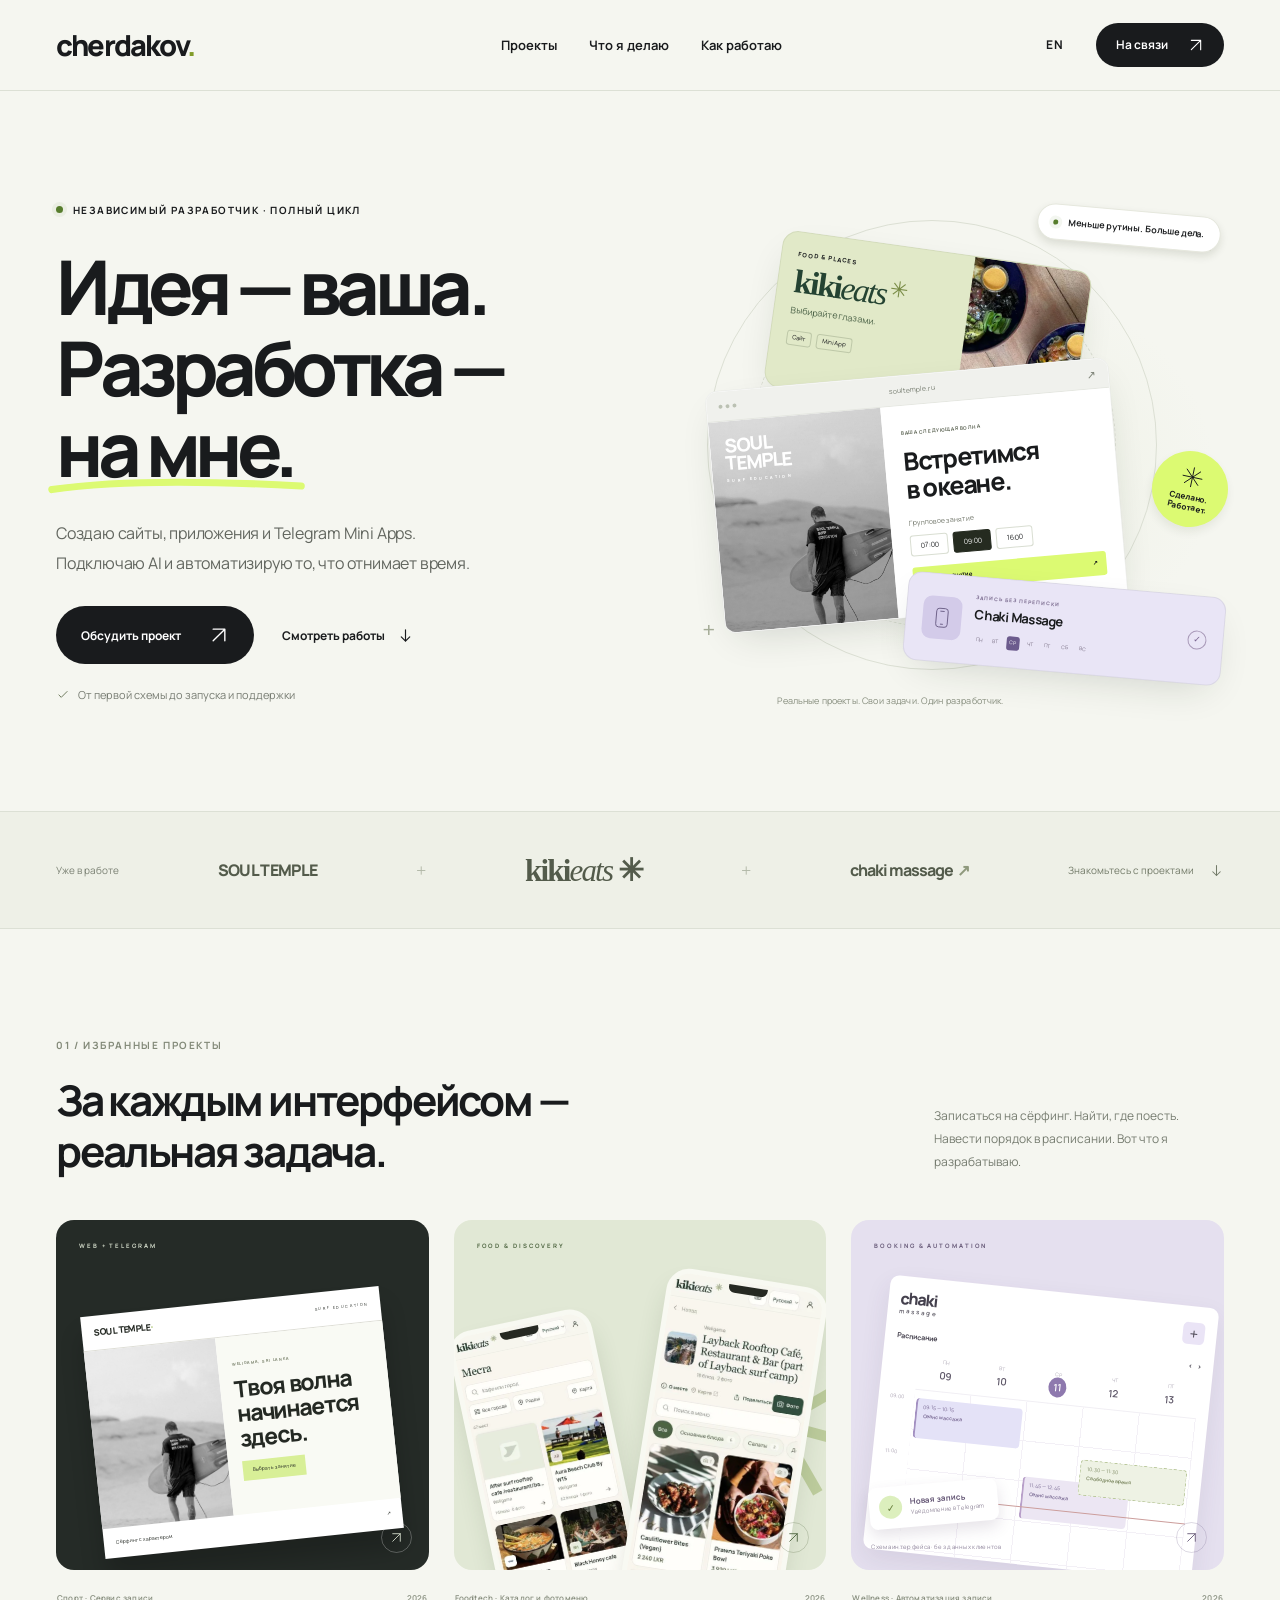
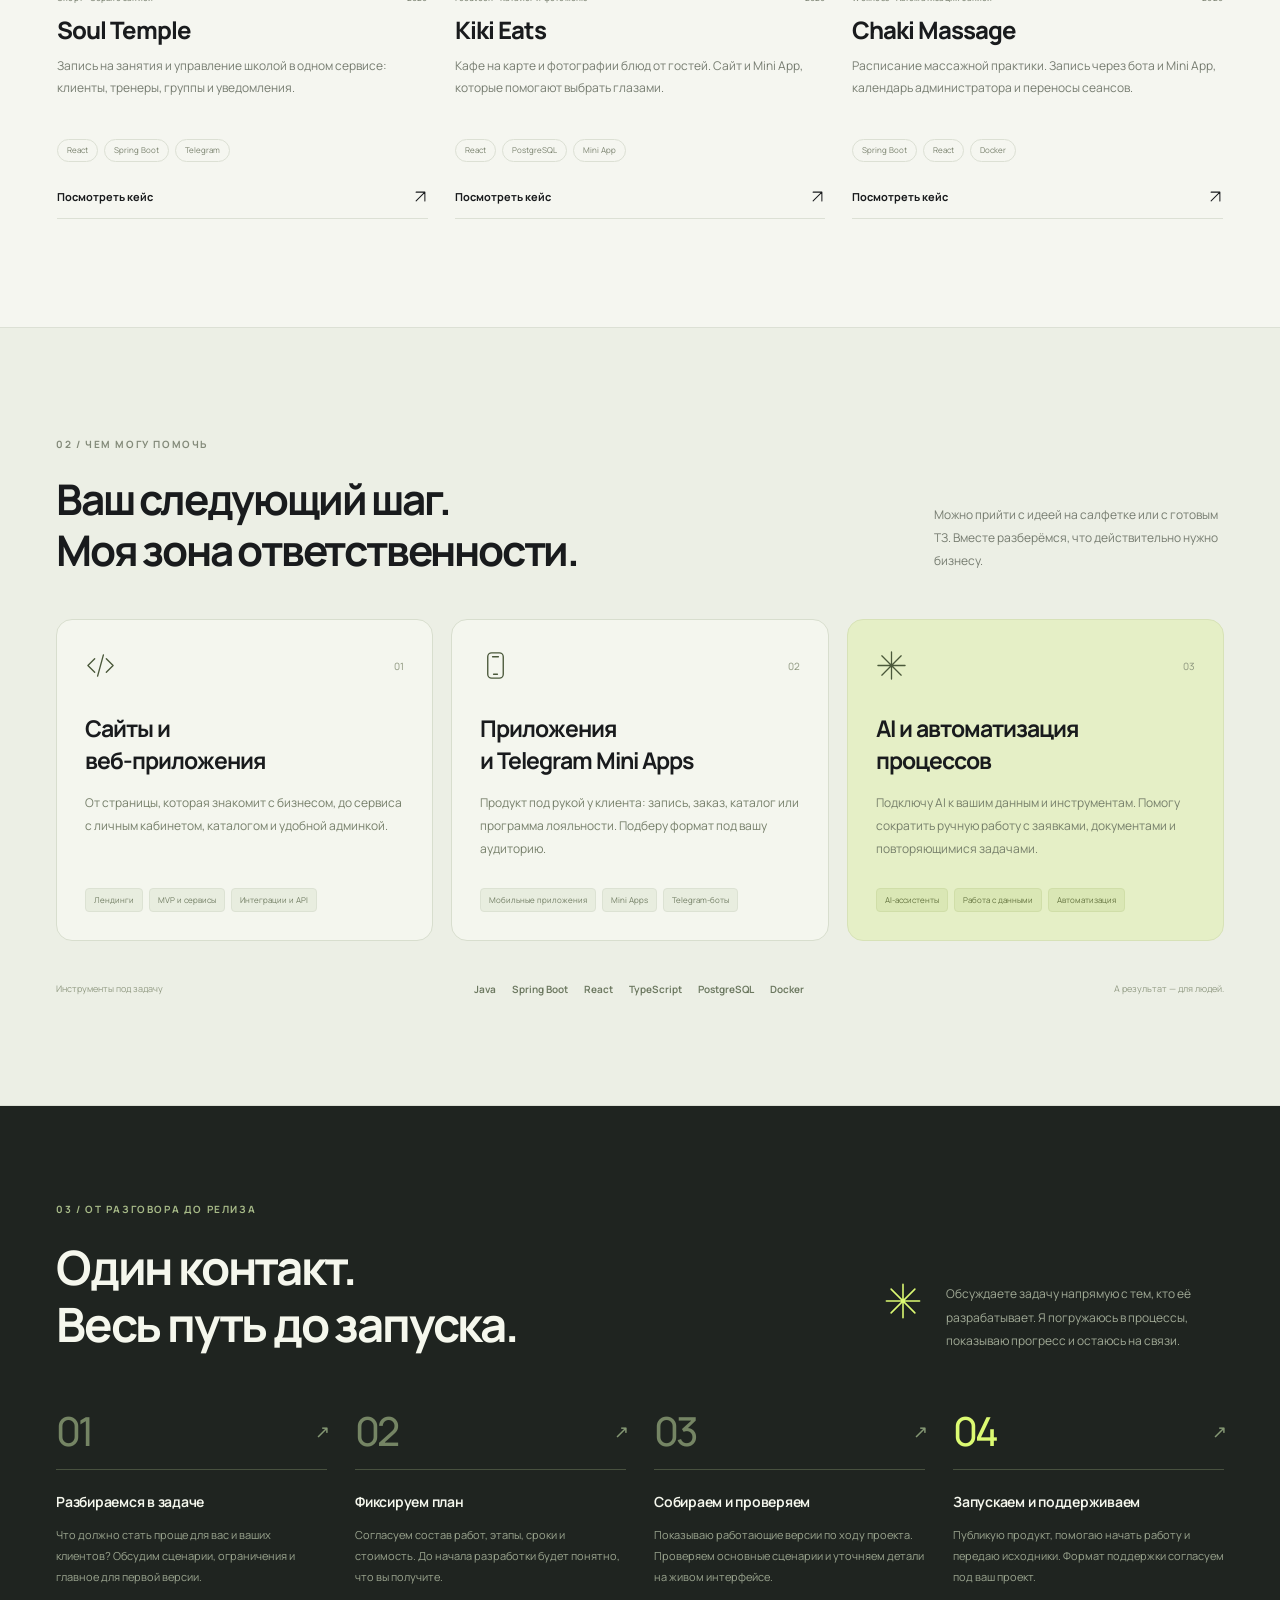
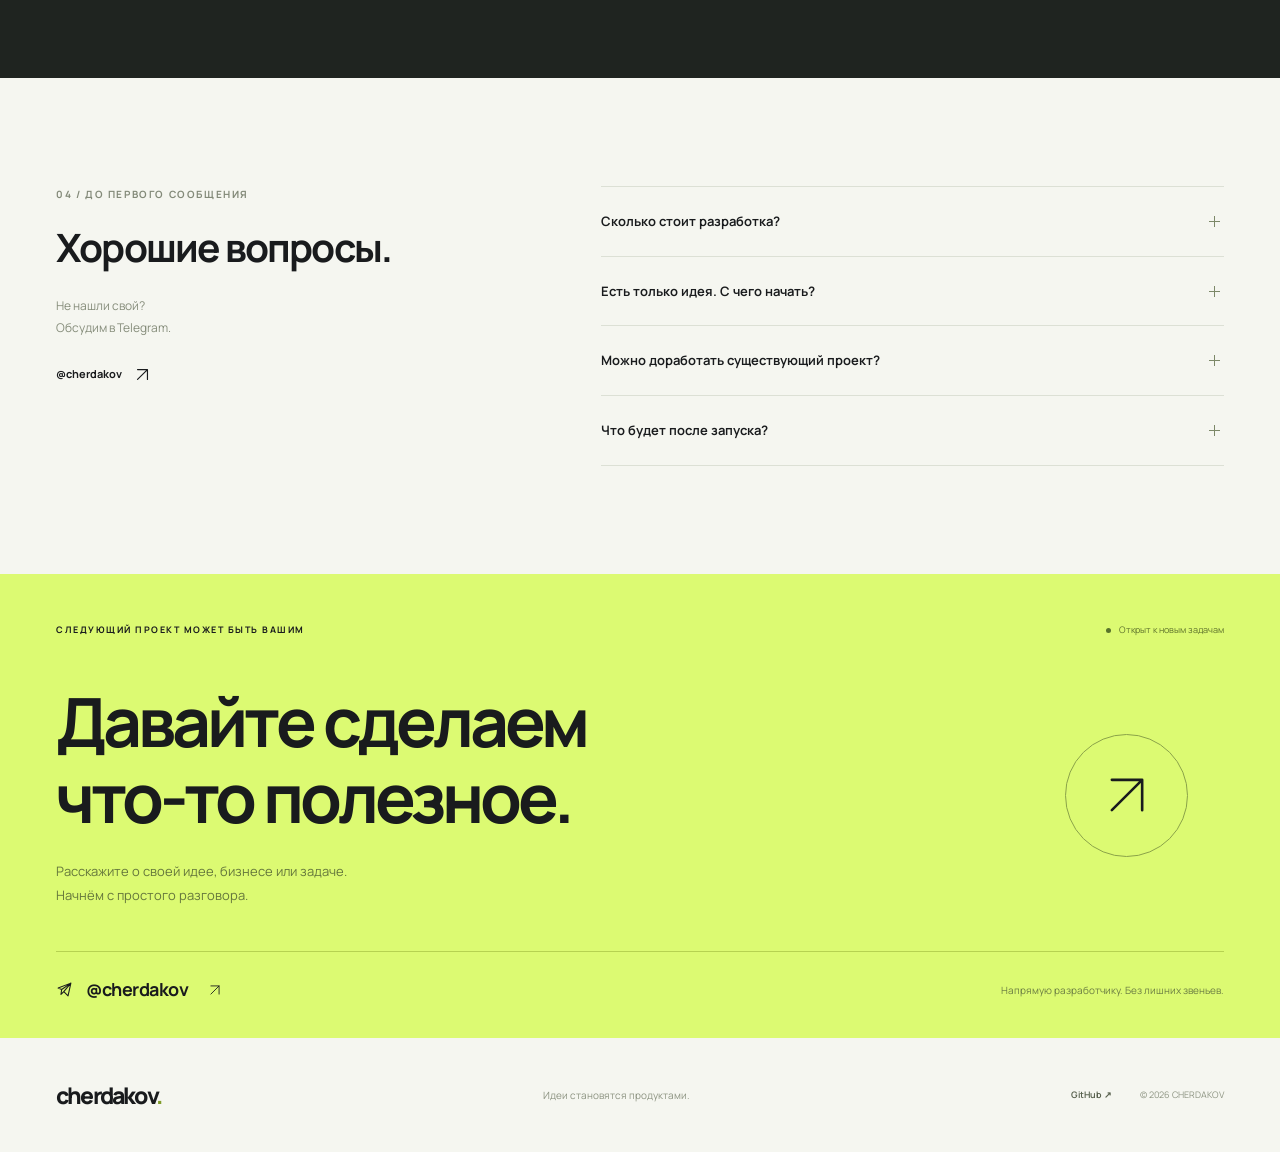
<file: index.html>
<!doctype html>
<html lang="ru">
<head>
  <meta charset="UTF-8">
  <meta name="viewport" content="width=device-width, initial-scale=1">
  <meta name="theme-color" content="#f5f6f0">
  <title>CHERDAKOV — сайты, приложения и автоматизация</title>
  <meta name="description" content="Разработка сайтов, веб-приложений, Telegram Mini Apps и AI-интеграций. Реальные проекты: Soul Temple, Kiki Eats и Chaki Massage. От идеи до запуска и поддержки.">
  <meta property="og:type" content="website">
  <meta property="og:locale" content="ru_RU">
  <meta property="og:title" content="CHERDAKOV — от идеи до работающего продукта">
  <meta property="og:description" content="Сайты, приложения, Telegram Mini Apps и AI-интеграции для бизнеса. Посмотрите проекты и обсудим вашу задачу.">
  <meta property="og:url" content="https://cherdakov.github.io/">
  <meta property="og:image" content="https://cherdakov.github.io/assets/social.png">
  <meta property="og:image:width" content="1200">
  <meta property="og:image:height" content="630">
  <meta property="og:image:alt" content="CHERDAKOV — Идея ваша. Разработка на мне.">
  <meta name="twitter:card" content="summary_large_image">
  <link rel="canonical" href="https://cherdakov.github.io/">
  <link rel="icon" href="assets/favicon.svg" type="image/svg+xml">
  <link rel="preload" href="assets/fonts/Manrope-Variable.ttf" as="font" type="font/ttf" crossorigin>
  <link rel="stylesheet" href="styles.css">
  <script src="script.js" defer></script>
  <script type="application/ld+json">{"@context":"https://schema.org","@type":"Person","name":"CHERDAKOV","url":"https://cherdakov.github.io/","jobTitle":"Software Developer","sameAs":["https://github.com/cherdakov","https://t.me/cherdakov"],"knowsAbout":["Web development","Telegram Mini Apps","React","Java","Spring Boot","PostgreSQL","AI integrations"]}</script>
</head>
<body>
  <a class="skip-link" href="#main" data-i18n="skip">Перейти к содержимому</a>
  <svg class="icon-definitions" xmlns="http://www.w3.org/2000/svg" aria-hidden="true"><defs>
    <symbol id="arrow-up-right" viewBox="0 0 24 24"><path d="M5 19 19 5M5 5h14v14"/></symbol>
    <symbol id="arrow-right" viewBox="0 0 24 24"><path d="M4 12h16m-6-6 6 6-6 6"/></symbol>
    <symbol id="arrow-down" viewBox="0 0 24 24"><path d="M12 4v16m-6-6 6 6 6-6"/></symbol>
    <symbol id="spark" viewBox="0 0 48 48"><path d="M24 3v42M3 24h42M9 9l30 30M9 39 39 9"/></symbol>
    <symbol id="code" viewBox="0 0 32 32"><path d="m10 9-7 7 7 7m12-14 7 7-7 7M19 5l-6 22"/></symbol>
    <symbol id="phone" viewBox="0 0 32 32"><rect x="8" y="3" width="16" height="26" rx="4"/><path d="M13 7h6m-5 18h4"/></symbol>
    <symbol id="check" viewBox="0 0 24 24"><path d="m5 12 4 4L19 6"/></symbol>
    <symbol id="telegram" viewBox="0 0 24 24"><path d="m21 3-4 18-6-6-4 4 1-7L3 10 21 3ZM8 12l13-9m-10 12 10-12"/></symbol>
  </defs></svg>

  <header class="site-header">
    <div class="shell header-inner">
      <a class="brand" href="#" aria-label="CHERDAKOV — главная">cherdakov<span class="brand-dot">.</span></a>
      <nav class="desktop-nav" aria-label="Основная навигация" data-i18n-aria="navigation">
        <a href="#projects" data-i18n="nav.projects">Проекты</a><a href="#services" data-i18n="nav.services">Что я делаю</a><a href="#process" data-i18n="nav.process">Как работаю</a>
      </nav>
      <div class="header-actions">
        <button class="language-switch" type="button" aria-label="Switch to English" title="Switch to English">EN</button>
        <a class="header-contact" href="https://t.me/cherdakov" target="_blank" rel="noopener noreferrer"><span data-i18n="nav.contact">На связи</span><svg class="icon" aria-hidden="true" focusable="false"><use href="#arrow-up-right"/></svg></a>
        <button class="menu-toggle" type="button" aria-label="Открыть меню" aria-expanded="false" aria-controls="mobile-menu"><span></span><span></span></button>
      </div>
    </div>
    <nav class="mobile-nav" id="mobile-menu" aria-label="Мобильная навигация" hidden><a href="#projects" data-i18n="nav.projects">Проекты</a><a href="#services" data-i18n="nav.services">Что я делаю</a><a href="#process" data-i18n="nav.process">Как работаю</a><a href="#contact" data-i18n="nav.contact">На связи</a></nav>
  </header>

  <main id="main">
    <section class="hero shell" aria-labelledby="hero-title">
      <div class="hero-copy">
        <div class="eyebrow"><span class="status-dot"></span><span data-i18n="hero.eyebrow">Независимый разработчик · полный цикл</span></div>
        <h1 id="hero-title"><span data-i18n="hero.line1">Идея — ваша.</span><br><span data-i18n="hero.line2">Разработка —</span><br><span class="marked"><span data-i18n="hero.line3">на мне.</span><svg viewBox="0 0 360 20" aria-hidden="true"><path d="M4 15C86 3 210 2 354 10"/></svg></span></h1>
        <p class="hero-description" data-i18n="hero.description">Создаю сайты, приложения и Telegram Mini Apps. Подключаю AI и автоматизирую то, что отнимает время.</p>
        <div class="hero-actions"><a class="button button-dark" href="https://t.me/cherdakov" target="_blank" rel="noopener noreferrer"><span data-i18n="cta.discuss">Обсудить проект</span><svg class="icon" aria-hidden="true" focusable="false"><use href="#arrow-up-right"/></svg></a><a class="text-link" href="#projects"><span data-i18n="cta.works">Смотреть работы</span><svg class="icon" aria-hidden="true" focusable="false"><use href="#arrow-down"/></svg></a></div>
        <div class="hero-note"><svg class="icon" aria-hidden="true" focusable="false"><use href="#check"/></svg><span data-i18n="hero.note">От первой схемы до запуска и поддержки</span></div>
      </div>
      <div class="hero-visual" aria-label="Примеры разработанных продуктов" data-i18n-aria="hero.visual">
        <div class="visual-orbit orbit-one"></div><div class="visual-orbit orbit-two"></div><span class="visual-cross cross-one">+</span><span class="visual-cross cross-two">+</span>
        <div class="floating-label label-top"><span class="status-dot"></span><span data-i18n="hero.label">Меньше рутины. Больше дела.</span></div>
        <div class="mini-product mini-kiki"><div class="mini-kiki-copy"><span class="tiny-label">FOOD & PLACES</span><strong>kiki<span>eats</span><sup>✳</sup></strong><p data-i18n="hero.kiki">Выбирайте глазами.</p><div class="tiny-tags"><span data-i18n="tag.web">Сайт</span><span>Mini App</span></div></div><img src="assets/projects/poke.webp" alt="Боул из демонстрационного меню Kiki Eats" width="140" height="170" fetchpriority="high"></div>
        <div class="mini-product mini-soul"><div class="mini-browser"><span class="browser-dots"><i></i><i></i><i></i></span><span>soultemple.ru</span><span class="browser-lock">↗</span></div><div class="mini-soul-body"><div class="soul-mini-photo"><img src="assets/projects/soul-temple.webp" alt="Сёрфер школы Soul Temple" width="145" height="220" fetchpriority="high"><div>SOUL<br>TEMPLE<span>SURF EDUCATION</span></div></div><div class="mini-booking"><span class="tiny-label" data-i18n="hero.booking">ВАША СЛЕДУЮЩАЯ ВОЛНА</span><h3 data-i18n="hero.surf">Встретимся<br>в океане.</h3><span class="booking-format" data-i18n="hero.lesson">Групповое занятие</span><div class="mini-times"><span>07:00</span><span class="selected">09:00</span><span>16:00</span></div><div class="mini-book-button"><span data-i18n="hero.book">Выбрать занятие</span><span>↗</span></div></div></div></div>
        <div class="mini-product mini-chaki"><div class="chaki-mini-icon"><svg><use href="#phone"/></svg></div><div><span class="tiny-label" data-i18n="hero.chakiLabel">ЗАПИСЬ БЕЗ ПЕРЕПИСКИ</span><strong>Chaki Massage</strong><div class="mini-week" aria-hidden="true"><span>ПН</span><span>ВТ</span><span class="active">СР</span><span>ЧТ</span><span>ПТ</span><span>СБ</span><span>ВС</span></div></div><span class="chaki-mini-check">✓</span></div>
        <div class="visual-stamp"><svg><use href="#spark"/></svg><span data-i18n="hero.stamp">Сделано.<br>Работает.</span></div>
        <span class="visual-caption" data-i18n="hero.caption">Реальные проекты. Свои задачи. Один разработчик.</span>
      </div>
    </section>

    <div class="project-strip"><div class="shell strip-inner"><span class="strip-label" data-i18n="strip.label">Уже в работе</span><span class="strip-brand soul-wordmark">SOUL TEMPLE</span><span class="strip-plus">+</span><span class="strip-brand kiki-wordmark">kiki<span>eats</span> ✳</span><span class="strip-plus">+</span><span class="strip-brand chaki-wordmark">chaki massage<span>↗</span></span><a href="#projects" class="strip-end"><span data-i18n="strip.link">Знакомьтесь с проектами</span><svg class="icon" aria-hidden="true" focusable="false"><use href="#arrow-down"/></svg></a></div></div>

    <section class="section shell projects-section" id="projects" aria-labelledby="projects-title">
      <div class="section-heading"><div><span class="eyebrow section-index" data-i18n="projects.eyebrow">01 / Избранные проекты</span><h2 id="projects-title" data-i18n="projects.title">За каждым интерфейсом —<br>реальная задача.</h2></div><p class="section-intro" data-i18n="projects.intro">Записаться на сёрфинг. Найти, где поесть. Навести порядок в расписании. Вот что я разрабатываю.</p></div>
      <div class="projects-grid">
        <article class="project-card" id="soul-temple">
          <button class="project-art soul-art" type="button" data-case="soul" aria-label="Подробнее о Soul Temple" data-i18n-aria="case.soul.aria"><span class="art-label">WEB + TELEGRAM</span><div class="soul-preview"><div class="preview-nav"><b>SOUL TEMPLE<span>·</span></b><span>SURF EDUCATION</span></div><div class="soul-preview-content"><img src="assets/projects/soul-temple.webp" alt="Школа сёрфинга Soul Temple" width="768" height="804" loading="lazy"><div><span class="tiny-label">WELIGAMA, SRI LANKA</span><h3 data-i18n="case.soul.preview">Твоя волна<br>начинается<br>здесь.</h3><span class="preview-cta" data-i18n="hero.book">Выбрать занятие</span></div></div><div class="soul-preview-bottom"><span data-i18n="case.soul.previewBottom">Сёрфинг с характером.</span><span>↗</span></div></div><span class="art-corner"><svg class="icon" aria-hidden="true" focusable="false"><use href="#arrow-up-right"/></svg></span></button>
          <div class="project-info"><div class="project-meta"><span data-i18n="case.soul.category">Спорт · Сервис записи</span><span>2026</span></div><h3>Soul Temple</h3><p data-i18n="case.soul.summary">Запись на занятия и управление школой в одном сервисе: клиенты, тренеры, группы и уведомления.</p><div class="project-tags"><span>React</span><span>Spring Boot</span><span>Telegram</span></div><button class="case-link" type="button" data-case="soul"><span data-i18n="cta.case">Посмотреть кейс</span><svg class="icon" aria-hidden="true" focusable="false"><use href="#arrow-up-right"/></svg></button></div>
        </article>
        <article class="project-card" id="kiki-eats">
          <button class="project-art kiki-art" type="button" data-case="kiki" aria-label="Подробнее о Kiki Eats" data-i18n-aria="case.kiki.aria"><span class="art-label">FOOD & DISCOVERY</span><span class="kiki-art-flower" aria-hidden="true">✳</span><div class="phone-preview phone-back"><div class="phone-camera"></div><img src="assets/projects/kiki-places.webp" alt="Kiki Eats: каталог кафе и ресторанов" width="390" height="844" loading="lazy"></div><div class="phone-preview phone-front"><div class="phone-camera"></div><img src="assets/projects/kiki-menu.webp" alt="Kiki Eats: фотоменю ресторана" width="390" height="844" loading="lazy"></div><span class="art-corner"><svg class="icon" aria-hidden="true" focusable="false"><use href="#arrow-up-right"/></svg></span></button>
          <div class="project-info"><div class="project-meta"><span data-i18n="case.kiki.category">Foodtech · Каталог и фотоменю</span><span>2026</span></div><h3>Kiki Eats</h3><p data-i18n="case.kiki.summary">Кафе на карте и фотографии блюд от гостей. Сайт и Mini App, которые помогают выбрать глазами.</p><div class="project-tags"><span>React</span><span>PostgreSQL</span><span>Mini App</span></div><button class="case-link" type="button" data-case="kiki"><span data-i18n="cta.case">Посмотреть кейс</span><svg class="icon" aria-hidden="true" focusable="false"><use href="#arrow-up-right"/></svg></button></div>
        </article>
        <article class="project-card" id="chaki-massage">
          <button class="project-art chaki-art" type="button" data-case="chaki" aria-label="Подробнее о Chaki Massage" data-i18n-aria="case.chaki.aria"><span class="art-label">BOOKING & AUTOMATION</span><div class="calendar-preview"><div class="calendar-top"><b>chaki<span>massage</span></b><span class="calendar-plus">+</span></div><div class="calendar-toolbar"><span data-i18n="case.chaki.calendar">Расписание</span><span>‹ &nbsp; &nbsp; ›</span></div><div class="calendar-days" aria-hidden="true"><span>ПН<br><b>09</b></span><span>ВТ<br><b>10</b></span><span class="calendar-today">СР<br><b>11</b></span><span>ЧТ<br><b>12</b></span><span>ПТ<br><b>13</b></span></div><div class="calendar-grid" aria-hidden="true"><span class="calendar-hour">09:00</span><span class="calendar-hour hour-two">11:00</span><span class="calendar-hour hour-three">13:00</span><span class="calendar-event event-one">09:15 — 10:15<br><b data-i18n="case.chaki.session">Сеанс массажа</b></span><span class="calendar-event event-two">11:45 — 12:45<br><b data-i18n="case.chaki.session">Сеанс массажа</b></span><span class="calendar-event event-three">10:30 — 11:30<br><b data-i18n="case.chaki.free">Свободное время</b></span><span class="calendar-current"></span></div></div><div class="calendar-notice"><span>✓</span><div><b data-i18n="case.chaki.notice">Новая запись</b><small data-i18n="case.chaki.noticeCaption">Уведомление в Telegram</small></div></div><span class="illustration-caption" data-i18n="case.chaki.illustration">Схема интерфейса · без данных клиентов</span><span class="art-corner"><svg class="icon" aria-hidden="true" focusable="false"><use href="#arrow-up-right"/></svg></span></button>
          <div class="project-info"><div class="project-meta"><span data-i18n="case.chaki.category">Wellness · Автоматизация записи</span><span>2026</span></div><h3>Chaki Massage</h3><p data-i18n="case.chaki.summary">Расписание массажной практики. Запись через бота и Mini App, календарь администратора и переносы сеансов.</p><div class="project-tags"><span>Spring Boot</span><span>React</span><span>Docker</span></div><button class="case-link" type="button" data-case="chaki"><span data-i18n="cta.case">Посмотреть кейс</span><svg class="icon" aria-hidden="true" focusable="false"><use href="#arrow-up-right"/></svg></button></div>
        </article>
      </div>
    </section>

    <section class="section services-section" id="services" aria-labelledby="services-title"><div class="shell">
      <div class="section-heading"><div><span class="eyebrow section-index" data-i18n="services.eyebrow">02 / Чем могу помочь</span><h2 id="services-title" data-i18n="services.title">Ваш следующий шаг.<br>Моя зона ответственности.</h2></div><p class="section-intro" data-i18n="services.intro">Можно прийти с идеей на салфетке или с готовым ТЗ. Вместе разберёмся, что действительно нужно бизнесу.</p></div>
      <div class="services-grid">
        <article class="service-card"><div class="service-card-top"><svg class="service-icon" aria-hidden="true" focusable="false"><use href="#code"/></svg><span>01</span></div><h3 data-i18n="service.web.title">Сайты и<br>веб-приложения</h3><p data-i18n="service.web.description">От страницы, которая знакомит с бизнесом, до сервиса с личным кабинетом, каталогом и удобной админкой.</p><div class="service-deliverables"><span data-i18n="service.web.tag1">Лендинги</span><span data-i18n="service.web.tag2">MVP и сервисы</span><span data-i18n="service.web.tag3">Интеграции и API</span></div></article>
        <article class="service-card"><div class="service-card-top"><svg class="service-icon" aria-hidden="true" focusable="false"><use href="#phone"/></svg><span>02</span></div><h3 data-i18n="service.mobile.title">Приложения<br>и Telegram Mini Apps</h3><p data-i18n="service.mobile.description">Продукт под рукой у клиента: запись, заказ, каталог или программа лояльности. Подберу формат под вашу аудиторию.</p><div class="service-deliverables"><span data-i18n="service.mobile.tag1">Мобильные приложения</span><span>Mini Apps</span><span data-i18n="service.mobile.tag3">Telegram-боты</span></div></article>
        <article class="service-card service-card-accent"><div class="service-card-top"><svg class="service-icon spark-icon" aria-hidden="true" focusable="false"><use href="#spark"/></svg><span>03</span></div><h3 data-i18n="service.ai.title">AI и автоматизация<br>процессов</h3><p data-i18n="service.ai.description">Подключу AI к вашим данным и инструментам. Помогу сократить ручную работу с заявками, документами и повторяющимися задачами.</p><div class="service-deliverables"><span data-i18n="service.ai.tag1">AI-ассистенты</span><span data-i18n="service.ai.tag2">Работа с данными</span><span data-i18n="service.ai.tag3">Автоматизация</span></div></article>
      </div>
      <div class="stack-line"><span data-i18n="stack.label">Инструменты под задачу</span><div><span>Java</span><span>Spring Boot</span><span>React</span><span>TypeScript</span><span>PostgreSQL</span><span>Docker</span></div><span class="stack-end" data-i18n="stack.end">А результат — для людей.</span></div>
    </div></section>

    <section class="process-section" id="process" aria-labelledby="process-title"><div class="shell">
      <div class="section-heading"><div><span class="eyebrow section-index" data-i18n="process.eyebrow">03 / От разговора до релиза</span><h2 id="process-title" data-i18n="process.title">Один контакт.<br>Весь путь до запуска.</h2></div><div class="process-note"><svg><use href="#spark"/></svg><p data-i18n="process.intro">Обсуждаете задачу напрямую с тем, кто её разрабатывает. Я погружаюсь в процессы, показываю прогресс и остаюсь на связи.</p></div></div>
      <div class="process-grid"><article><span class="step-number">01<span>↗</span></span><h3 data-i18n="process.step1.title">Разбираемся в задаче</h3><p data-i18n="process.step1.text">Что должно стать проще для вас и ваших клиентов? Обсудим сценарии, ограничения и главное для первой версии.</p></article><article><span class="step-number">02<span>↗</span></span><h3 data-i18n="process.step2.title">Фиксируем план</h3><p data-i18n="process.step2.text">Согласуем состав работ, этапы, сроки и стоимость. До начала разработки будет понятно, что вы получите.</p></article><article><span class="step-number">03<span>↗</span></span><h3 data-i18n="process.step3.title">Собираем и проверяем</h3><p data-i18n="process.step3.text">Показываю работающие версии по ходу проекта. Проверяем основные сценарии и уточняем детали на живом интерфейсе.</p></article><article><span class="step-number">04<span>↗</span></span><h3 data-i18n="process.step4.title">Запускаем и поддерживаем</h3><p data-i18n="process.step4.text">Публикую продукт, помогаю начать работу и передаю исходники. Формат поддержки согласуем под ваш проект.</p></article></div>
    </div></section>

    <section class="section faq-section shell" aria-labelledby="faq-title"><div class="faq-heading"><span class="eyebrow section-index" data-i18n="faq.eyebrow">04 / До первого сообщения</span><h2 id="faq-title" data-i18n="faq.title">Хорошие вопросы.</h2><p data-i18n="faq.intro">Не нашли свой?<br>Обсудим в Telegram.</p><a class="text-link" href="https://t.me/cherdakov" target="_blank" rel="noopener noreferrer">@cherdakov<svg class="icon" aria-hidden="true" focusable="false"><use href="#arrow-up-right"/></svg></a></div><div class="faq-list">
      <details><summary><span data-i18n="faq.q1">Сколько стоит разработка?</span><span class="faq-plus" aria-hidden="true"></span></summary><p data-i18n="faq.a1">Стоимость зависит от сценариев, интеграций и объёма первой версии. После обсуждения задачи предложу состав работ и оценку. Можно начать с небольшого MVP и развивать его поэтапно.</p></details>
      <details><summary><span data-i18n="faq.q2">Есть только идея. С чего начать?</span><span class="faq-plus" aria-hidden="true"></span></summary><p data-i18n="faq.a2">Напишите, чем занимается ваш бизнес и какую задачу хочется решить. Готовое ТЗ не обязательно: помогу сформулировать требования и выбрать формат продукта.</p></details>
      <details><summary><span data-i18n="faq.q3">Можно доработать существующий проект?</span><span class="faq-plus" aria-hidden="true"></span></summary><p data-i18n="faq.a3">Да. Сначала посмотрю текущее приложение и код, чтобы оценить объём изменений. Затем предложу план: исправления, новые функции, интеграции или развитие интерфейса.</p></details>
      <details><summary><span data-i18n="faq.q4">Что будет после запуска?</span><span class="faq-plus" aria-hidden="true"></span></summary><p data-i18n="faq.a4">Передам исходники и информацию для работы с продуктом. Поддержку, обновления и дальнейшую разработку можно включить в согласованный план сопровождения.</p></details>
    </div></section>

    <section class="contact-section" id="contact" aria-labelledby="contact-title"><div class="shell contact-inner"><div class="contact-top"><span class="eyebrow" data-i18n="contact.eyebrow">Следующий проект может быть вашим</span><span class="contact-availability"><span class="status-dot"></span><span data-i18n="contact.availability">Открыт к новым задачам</span></span></div><div class="contact-body"><div><h2 id="contact-title" data-i18n="contact.title">Давайте сделаем<br>что-то полезное.</h2><p data-i18n="contact.description">Расскажите о своей идее, бизнесе или задаче.<br>Начнём с простого разговора.</p></div><a class="contact-arrow" href="https://t.me/cherdakov" target="_blank" rel="noopener noreferrer" aria-label="Обсудить проект в Telegram" data-i18n-aria="contact.aria"><svg><use href="#arrow-up-right"/></svg></a></div><div class="contact-bottom"><a class="contact-handle" href="https://t.me/cherdakov" target="_blank" rel="noopener noreferrer"><svg class="icon" aria-hidden="true" focusable="false"><use href="#telegram"/></svg>@cherdakov<svg class="icon" aria-hidden="true" focusable="false"><use href="#arrow-up-right"/></svg></a><span data-i18n="contact.note">Напрямую разработчику. Без лишних звеньев.</span></div></div></section>
  </main>
  <footer class="site-footer shell"><a class="brand" href="#">cherdakov<span class="brand-dot">.</span></a><span data-i18n="footer.caption">Идеи становятся продуктами.</span><div><a href="https://github.com/cherdakov" target="_blank" rel="noopener noreferrer">GitHub ↗</a><span>© <span id="year">2026</span> CHERDAKOV</span></div></footer>

  <dialog class="case-dialog" id="case-dialog" aria-labelledby="dialog-title"><div class="dialog-top"><span class="eyebrow" data-i18n="dialog.eyebrow">Проект / 2026</span><button class="dialog-close" type="button" aria-label="Закрыть кейс" data-i18n-aria="dialog.close">×</button></div><div class="dialog-content"><span class="dialog-category" id="dialog-category"></span><h2 id="dialog-title"></h2><p class="dialog-lead" id="dialog-lead"></p><div class="dialog-case-section"><h3 data-i18n="dialog.task">Задача</h3><p id="dialog-task"></p></div><div class="dialog-case-section"><h3 data-i18n="dialog.done">Что разработано</h3><ul id="dialog-features"></ul></div><div class="dialog-case-section"><h3 data-i18n="dialog.stack">Технологии</h3><div class="project-tags" id="dialog-stack"></div></div><div class="dialog-actions"><a class="button button-dark" id="dialog-project-link" target="_blank" rel="noopener noreferrer"><span id="dialog-project-label"></span><svg class="icon" aria-hidden="true" focusable="false"><use href="#arrow-up-right"/></svg></a><a class="text-link" href="https://t.me/cherdakov" target="_blank" rel="noopener noreferrer"><span data-i18n="dialog.similar">Хочу похожий проект</span><svg class="icon" aria-hidden="true" focusable="false"><use href="#arrow-up-right"/></svg></a></div></div></dialog>
</body>
</html>
</file>
<file: styles.css>
@font-face{font-family:Manrope;src:url('assets/fonts/Manrope-Variable.ttf') format('truetype');font-weight:200 800;font-style:normal;font-display:swap}
:root{--paper:#f5f6f0;--ink:#191b1d;--muted:#686d66;--line:#dce0d5;--lime:#dcfa72;--white:#fff;--radius:22px;--font:Manrope,Arial,sans-serif}
*,*::before,*::after{box-sizing:border-box}html{scroll-behavior:smooth;scroll-padding-top:100px}body{margin:0;background:var(--paper);color:var(--ink);font-family:var(--font);font-size:15px;line-height:1.6;-webkit-font-smoothing:antialiased}body.modal-open{overflow:hidden}a{color:inherit;text-decoration:none}button{color:inherit;font:inherit;cursor:pointer}button,a{-webkit-tap-highlight-color:transparent}button{border:0}img{display:block;max-width:100%;height:auto}svg{display:block}h1,h2,h3,p{margin:0}h1,h2,h3{line-height:1.15;font-weight:750}button:focus-visible,a:focus-visible,summary:focus-visible{outline:3px solid #3c61d5;outline-offset:6px}::selection{background:var(--lime);color:var(--ink)}[hidden]{display:none!important}.shell{width:calc(100% - 112px);max-width:1328px;margin-inline:auto}.icon{width:20px;height:20px;flex-shrink:0;fill:none;stroke:currentColor;stroke-width:1.65;stroke-linecap:round;stroke-linejoin:round}.icon-definitions{position:absolute;width:0;height:0;overflow:hidden}.skip-link{position:fixed;left:16px;top:12px;z-index:100;background:var(--ink);color:white;padding:12px 18px;transform:translateY(-200%);border-radius:8px}.skip-link:focus{transform:none}.eyebrow{display:flex;align-items:center;gap:10px;font-size:11px;font-weight:700;letter-spacing:1.5px;text-transform:uppercase}.status-dot{width:7px;height:7px;display:inline-block;flex-shrink:0;border-radius:50%;background:#577d2d;box-shadow:0 0 0 4px #577d2d12}.site-header{position:sticky;top:0;z-index:30;background:#f5f6f0f5;border-bottom:1px solid var(--line);backdrop-filter:blur(16px)}.header-inner{height:90px;display:flex;align-items:center;justify-content:space-between;gap:28px}.brand{font-size:29px;font-weight:800;letter-spacing:-1.8px;white-space:nowrap;line-height:1}.brand-dot{color:#819c29}.desktop-nav{display:flex;gap:32px;font-size:13px;font-weight:650;margin-left:50px}.desktop-nav a{transition:color .2s}.desktop-nav a:hover{color:#789423}.header-actions{display:flex;align-items:center;gap:24px}.language-switch{padding:8px 3px;font-size:12px;font-weight:700;letter-spacing:.5px;background:transparent;min-width:34px;min-height:44px}.header-contact{display:flex;align-items:center;gap:20px;padding:12px 20px;background:var(--ink);color:white;border-radius:50px;font-size:12px;font-weight:650;transition:background .2s}.header-contact:hover{background:#3b4130}.header-contact .icon{width:16px;height:16px}.menu-toggle{display:none;position:relative;width:42px;height:42px;padding:10px;background:transparent}.menu-toggle span{display:block;height:1.5px;background:var(--ink);margin:6px 0;transition:transform .2s}.menu-toggle[aria-expanded=true] span:first-child{transform:translateY(3.75px) rotate(45deg)}.menu-toggle[aria-expanded=true] span:last-child{transform:translateY(-3.75px) rotate(-45deg)}.mobile-nav{border-top:1px solid var(--line);padding:16px 24px 24px;display:grid;gap:4px;background:var(--paper)}.mobile-nav a{padding:12px 0;font-size:18px}
.hero{min-height:720px;display:grid;grid-template-columns:1.18fr 1fr;align-items:center;gap:20px;padding-top:68px;padding-bottom:64px}.hero-copy{position:relative;z-index:2}.hero .eyebrow{font-size:10px;letter-spacing:1.4px;margin-bottom:29px}h1{font-size:clamp(58px,5.9vw,84px);letter-spacing:-5.5px;line-height:1.07;font-weight:750}.marked{position:relative;display:inline-block;z-index:0}.marked svg{position:absolute;width:108%;height:22px;left:-3%;bottom:-8px;z-index:-1;overflow:visible;fill:none;stroke:var(--lime);stroke-width:10;stroke-linecap:round}.hero-description{font-size:16px;color:#62665f;max-width:445px;line-height:1.85;margin-top:30px;letter-spacing:-.2px}.hero-actions{display:flex;align-items:center;gap:28px;margin-top:28px}.button{display:inline-flex;align-items:center;justify-content:center;gap:28px;padding:18px 25px;border-radius:50px;min-height:58px;font-size:12px;font-weight:700;line-height:1.3;transition:transform .2s,background .2s}.button:hover{transform:translateY(-3px)}.button-dark{background:var(--ink);color:#fff}.button-dark:hover{background:#353d2b}.text-link{display:inline-flex;align-items:center;gap:12px;font-size:12px;font-weight:700;min-height:44px}.text-link .icon{width:17px;height:17px;transition:transform .2s}.text-link:hover .icon{transform:translate(2px,-2px)}.hero-note{display:flex;align-items:center;gap:8px;margin-top:22px;font-size:11px;color:#777c72}.hero-note .icon{width:14px;height:14px;stroke:#697557}.hero-visual{position:relative;height:510px;width:100%;min-width:0;isolation:isolate}.visual-orbit{position:absolute;border:1px solid #dce0d4;border-radius:50%;width:450px;height:450px;left:10px;top:22px;z-index:-2}.orbit-two{width:365px;height:365px;top:64px;left:54px;border-style:dashed}.hero-visual:before{content:'';position:absolute;left:49px;right:0;top:75px;height:400px;background:radial-gradient(ellipse at center,#e7ecda80,transparent 68%);z-index:-2}.visual-cross{position:absolute;font:21px monospace;color:#a6ad98}.cross-one{top:38px;right:8px}.cross-two{left:5px;bottom:65px}.floating-label{position:absolute;display:flex;align-items:center;gap:10px;background:white;border:1px solid #e6e8de;box-shadow:0 4px 8px #1f2c061f;font-size:9px;font-weight:650;padding:10px 15px;border-radius:50px;z-index:7}.label-top{right:3px;top:12px;transform:rotate(5deg)}.floating-label .status-dot{width:5px;height:5px}.mini-product{position:absolute;border:1px solid #252c1412;box-shadow:0 14px 40px -15px #1d291b30;overflow:hidden}.mini-kiki{width:312px;left:75px;top:52px;background:#e1e9c8;border-radius:16px;display:grid;grid-template-columns:1fr 118px;transform:rotate(8deg);height:158px;z-index:2}.mini-kiki-copy{padding:18px 16px}.tiny-label{display:block;font-size:6px;font-weight:750;letter-spacing:1.05px}.mini-kiki strong{display:block;font-family:Georgia,serif;font-size:33px;line-height:1.3;letter-spacing:-2px;font-weight:700;color:#244332}.mini-kiki strong span{font-style:italic;font-weight:400}.mini-kiki strong sup{font:22px var(--font);color:#788b45;margin-left:4px;vertical-align:top}.mini-kiki p{font-size:9px;color:#4c6348;margin-top:1px}.tiny-tags{display:flex;gap:5px;margin-top:12px}.tiny-tags span{font-size:6px;border:1px solid #53654740;border-radius:3px;padding:2px 5px}.mini-kiki img{width:118px;height:158px;object-fit:cover}.mini-soul{top:176px;left:17px;width:405px;background:#fff;border-radius:12px;transform:rotate(-5deg);z-index:4}.mini-browser{height:30px;display:flex;align-items:center;justify-content:space-between;background:#f0f1ed;color:#7c8276;font-size:7px;padding:0 12px;border-bottom:1px solid #e5e7e1}.browser-dots{display:flex;gap:3px}.browser-dots i{width:4px;height:4px;background:#bbc1b3;border-radius:50%}.browser-lock{font-size:11px}.mini-soul-body{display:grid;grid-template-columns:43% 57%;height:211px}.soul-mini-photo{position:relative;overflow:hidden}.soul-mini-photo img{width:100%;height:100%;object-fit:cover;object-position:50% 65%}.soul-mini-photo:after{content:'';position:absolute;inset:0;background:linear-gradient(#0001,#0004)}.soul-mini-photo>div{position:absolute;top:15px;left:14px;color:#fff;font-size:19px;font-weight:800;letter-spacing:-.9px;line-height:.95;z-index:1}.soul-mini-photo>div span{display:block;font-size:4px;letter-spacing:2.2px;margin-top:7px}.mini-booking{padding:24px 18px;background:#fff}.mini-booking .tiny-label{font-size:5px;color:#697061;letter-spacing:.6px}.mini-booking h3{font-size:25px;letter-spacing:-1.3px;line-height:1.12;margin-top:10px}.booking-format{display:block;font-size:7px;color:#72776b;margin-top:14px}.mini-times{display:flex;gap:5px;margin-top:7px;font-size:7px}.mini-times span{border:1px solid #d9ded2;padding:4px 9px;border-radius:3px}.mini-times .selected{background:#252b20;color:#fff;border-color:#252b20}.mini-book-button{display:flex;justify-content:space-between;align-items:center;margin-top:11px;padding:7px 9px;background:var(--lime);font-size:6px;font-weight:700;border-radius:3px}.mini-chaki{width:319px;right:0;top:386px;z-index:5;transform:rotate(5deg);background:#e9e5f6;border-radius:14px;display:flex;gap:13px;align-items:center;padding:17px 16px}.chaki-mini-icon{background:#d3cbe9;border-radius:9px;display:grid;place-items:center;flex-shrink:0;width:39px;height:43px}.chaki-mini-icon svg{width:23px;height:23px;stroke:#6d6088;stroke-width:1.3;fill:none}.mini-chaki .tiny-label{font-size:5px;color:#7c6d90;letter-spacing:1px}.mini-chaki strong{font-size:13px;display:block;letter-spacing:-.4px;margin-top:2px}.mini-week{display:flex;gap:5px;margin-top:8px}.mini-week span{font-size:5px;padding:3px;color:#7a7085}.mini-week .active{background:#6c5b8d;border-radius:3px;color:white}.chaki-mini-check{width:19px;height:19px;border:1px solid #a99ab9;border-radius:50%;display:grid;place-items:center;font-size:9px;margin-left:auto;color:#78628f}.visual-stamp{width:76px;height:76px;position:absolute;right:-4px;top:253px;border-radius:50%;background:var(--lime);z-index:6;transform:rotate(12deg);display:flex;flex-direction:column;align-items:center;justify-content:center;gap:4px;box-shadow:0 5px 10px #2c390e14}.visual-stamp svg{width:22px;height:22px;stroke:var(--ink);stroke-width:2;stroke-linecap:round}.visual-stamp span{font-size:8px;text-align:center;font-weight:750;line-height:1.3}.visual-caption{position:absolute;bottom:0;left:80px;color:#868d7d;font-size:9px;letter-spacing:.15px}.project-strip{border-block:1px solid var(--line);background:#eef0e7}.strip-inner{display:flex;align-items:center;justify-content:space-between;gap:22px;min-height:116px}.strip-label{font-size:10px;color:#7a8073;max-width:80px}.strip-brand{color:#535b4b;line-height:1;white-space:nowrap}.soul-wordmark{font-size:16px;font-weight:800;letter-spacing:-.7px}.kiki-wordmark{font:700 31px Georgia,serif;letter-spacing:-1.8px}.kiki-wordmark span{font-style:italic;font-weight:400}.chaki-wordmark{font-size:16px;font-weight:750;letter-spacing:-1px}.chaki-wordmark>span{margin-left:4px;color:#8f997d}.strip-plus{font-size:18px;font-weight:300;color:#b1b7a7}.strip-end{display:flex;gap:15px;font-size:10px;color:#737b69;align-items:center}.strip-end .icon{width:15px;height:15px}
.section{padding-top:108px;padding-bottom:108px}.section-index{color:#838a79;font-size:10px;letter-spacing:1.6px;margin-bottom:22px}h2{font-size:clamp(34px,3.3vw,47px);line-height:1.2;letter-spacing:-2.2px;font-weight:700}.section-heading{display:flex;align-items:flex-end;justify-content:space-between;gap:60px;margin-bottom:44px}.section-intro{font-size:12px;line-height:1.9;color:#767c70;max-width:290px;padding-bottom:3px}.projects-grid{display:grid;grid-template-columns:repeat(3,minmax(0,1fr));gap:25px}.project-card{min-width:0}.project-art{position:relative;width:100%;height:350px;border-radius:18px;overflow:hidden;text-align:left;display:block;transition:transform .3s,box-shadow .3s}.project-art:hover{transform:translateY(-5px);box-shadow:0 15px 25px -15px #1d291b40}.art-label{position:absolute;left:23px;top:22px;z-index:5;font-size:6px;letter-spacing:1.9px;font-weight:700}.art-corner{position:absolute;bottom:17px;right:17px;width:31px;height:31px;border:1px solid #ffffff40;border-radius:50%;display:grid;place-items:center;z-index:4}.art-corner .icon{width:13px;height:13px}.soul-art{background:#252b27;color:#d4dccb}.soul-preview{position:absolute;width:300px;max-width:none;top:81px;left:50%;transform:translateX(-50%) rotate(-6deg);background:white;color:#242923;box-shadow:0 20px 25px #0003;transition:transform .4s}.project-art:hover .soul-preview{transform:translateX(-50%) rotate(-3deg) scale(1.025)}.preview-nav{height:35px;display:flex;align-items:center;justify-content:space-between;padding:0 12px;border-bottom:1px solid #deded6}.preview-nav b{font-size:9px;font-weight:800;letter-spacing:-.4px}.preview-nav b>span{color:#90b144;margin-left:1px}.preview-nav>span{font-size:4px;letter-spacing:1.4px}.soul-preview-content{display:grid;grid-template-columns:44% 56%;height:178px}.soul-preview-content>img{height:178px;width:100%;object-fit:cover;object-position:center 60%}.soul-preview-content>div{padding:25px 14px 15px;background:#f9faf4}.soul-preview-content .tiny-label{font-size:4px;letter-spacing:.7px;color:#808873}.soul-preview-content h3{font-size:23px;letter-spacing:-1.1px;line-height:1.08;margin-top:9px}.preview-cta{display:inline-block;font-size:5px;background:#d8ef97;padding:6px 10px;margin-top:10px}.soul-preview-bottom{height:30px;display:flex;align-items:center;justify-content:space-between;padding:0 12px;font-size:5px}.kiki-art{background:#e1e8d5;color:#4e6540}.kiki-art .art-corner{border-color:#576d4340}.kiki-art-flower{position:absolute;color:#bccb9c;font-size:220px;line-height:1;top:90px;right:-45px;transform:rotate(15deg)}.phone-preview{position:absolute;background:#f9f8f0;border:5px solid #f8f9f2;border-radius:23px;overflow:hidden;box-shadow:0 14px 30px -12px #29401b4a;transition:transform .4s}.phone-preview img{width:100%;height:100%;object-fit:cover}.phone-camera{position:absolute;left:50%;transform:translateX(-50%);top:4px;width:39px;height:8px;border-radius:0 0 6px 6px;background:#262922;z-index:2}.phone-back{width:145px;height:309px;left:22px;top:97px;transform:rotate(-12deg)}.phone-front{width:162px;height:346px;right:22px;top:56px;transform:rotate(9deg)}.project-art:hover .phone-front{transform:translateY(-6px) rotate(6deg)}.project-art:hover .phone-back{transform:translateY(4px) rotate(-9deg)}.chaki-art{background:#e5e0ef;color:#645675}.chaki-art .art-corner{border-color:#78678f40}.calendar-preview{position:absolute;top:71px;left:25px;width:330px;max-width:none;border-radius:9px;background:white;padding:15px 12px 0;box-shadow:0 10px 25px #47325c18;transform:rotate(6deg);transition:transform .4s;color:#44404d}.project-art:hover .calendar-preview{transform:rotate(3deg) translateY(-3px)}.calendar-top{display:flex;align-items:center;justify-content:space-between;margin-bottom:15px}.calendar-top>b{font-size:16px;letter-spacing:-1px;font-weight:800;line-height:.9}.calendar-top>b>span{display:block;font-size:6px;letter-spacing:2px;margin-top:4px;font-weight:500}.calendar-plus{background:#eae4f6;border-radius:5px;width:22px;height:22px;display:grid;place-items:center;font-size:15px}.calendar-toolbar{display:flex;justify-content:space-between;font-size:7px;font-weight:700;margin-bottom:14px}.calendar-days{display:grid;grid-template-columns:repeat(5,1fr);margin-left:24px;text-align:center;font-size:5px;color:#b1abb8;line-height:1.7;border-bottom:1px solid #f1eff4;padding-bottom:7px}.calendar-days b{font-size:10px;color:#5e5768;font-weight:600}.calendar-days .calendar-today b{background:#8e79ae;color:white;padding:3px 5px;border-radius:50%}.calendar-grid{height:163px;position:relative;margin-left:24px;background:repeating-linear-gradient(to bottom,transparent 0 39px,#f3f0f6 39px 40px),repeating-linear-gradient(to right,transparent 0 calc(20% - 1px),#f3f0f6 calc(20% - 1px) 20%)}.calendar-hour{position:absolute;left:-24px;top:5px;font-size:5px;color:#a79eaf}.hour-two{top:60px}.hour-three{top:115px}.calendar-event{position:absolute;font-size:5px;padding:5px 6px;border-radius:4px;line-height:1.7}.calendar-event b{font-size:5px;font-weight:650;white-space:nowrap}.event-one{top:8px;left:2px;width:38%;height:40px;background:#e4e2f7;color:#74648f;border-left:2px solid #a390c1}.event-two{top:75px;left:41%;width:38%;height:42px;background:#ece6f3;color:#74648f;border-left:2px solid #b89fc9}.event-three{top:52px;left:61%;width:38%;height:36px;background:#eef2e4;color:#78845c;border:1px dashed #bac89c}.calendar-current{position:absolute;top:105px;left:0;right:0;height:1px;background:#cc9e9c}.calendar-current:before{content:'';width:3px;height:3px;border-radius:50%;background:#cc9e9c;position:absolute;top:-1px;left:-1px}.calendar-notice{position:absolute;z-index:3;display:flex;align-items:center;gap:8px;background:#fff;left:18px;bottom:45px;padding:9px 15px 10px 10px;border-radius:8px;box-shadow:0 7px 15px #46325521;transform:rotate(-5deg)}.calendar-notice>span{display:grid;place-items:center;border-radius:50%;background:#dcefbd;color:#637a37;width:23px;height:23px;font-size:10px}.calendar-notice b{font-size:8px;display:block}.calendar-notice small{display:block;color:#958c9e;font-size:6px;line-height:1.4}.illustration-caption{position:absolute;bottom:18px;left:20px;font-size:6px;letter-spacing:.3px;color:#91869d}.project-info{padding:22px 1px 0}.project-meta{display:flex;justify-content:space-between;gap:10px;font-size:8px;font-weight:600;color:#868d7d;letter-spacing:.2px}.project-info h3{font-size:24px;letter-spacing:-1px;margin-top:11px;font-weight:750}.project-info p{font-size:12px;color:#767c70;margin-top:11px;line-height:1.85;min-height:67px}.project-tags{display:flex;flex-wrap:wrap;gap:6px;margin-top:17px}.project-tags span{font-size:8px;padding:4px 9px;line-height:1.6;border:1px solid #dce0d4;border-radius:30px;color:#7a826e;white-space:nowrap}.case-link{display:flex;align-items:center;justify-content:space-between;background:transparent;border-bottom:1px solid var(--line);padding:17px 0 13px;width:100%;font-size:11px;font-weight:700;margin-top:9px;transition:color .2s}.case-link .icon{width:15px;height:15px}.case-link:hover{color:#718b20}
.services-section{background:#ecefe5;border-block:1px solid var(--line)}.services-grid{display:grid;grid-template-columns:repeat(3,minmax(0,1fr));gap:18px}.service-card{padding:30px 28px 28px;border:1px solid #d8dece;background:#f4f6ee;border-radius:16px;display:flex;flex-direction:column}.service-card-accent{background:#e5efc6;border-color:#d7e2b7}.service-card-top{display:flex;align-items:center;justify-content:space-between;margin-bottom:32px}.service-card-top>span{font-size:10px;color:#8b947c}.service-icon{width:31px;height:31px;fill:none;stroke:#4a583a;stroke-width:1.4;stroke-linecap:round;stroke-linejoin:round}.spark-icon{stroke-width:2}.service-card h3{font-size:23px;line-height:1.35;letter-spacing:-1px;min-height:64px;font-weight:700}.service-card p{font-size:12px;line-height:1.9;color:#767f6a;margin-top:15px;margin-bottom:27px}.service-deliverables{display:flex;flex-wrap:wrap;gap:6px;margin-top:auto}.service-deliverables span{font-size:8px;line-height:1.5;background:#e8eddf;border:1px solid #dce2d3;padding:5px 8px;border-radius:4px;color:#727e64}.service-card-accent .service-deliverables span{background:#dae7b5;border-color:#d0dea8;color:#657440}.stack-line{margin-top:40px;display:flex;gap:20px;justify-content:space-between;align-items:center;color:#929b84;font-size:9px}.stack-line>div{display:flex;flex-wrap:wrap;gap:16px;color:#6c7860;font-size:10px;font-weight:650}.stack-end{font-size:9px;white-space:nowrap}.process-section{background:#1f2420;color:#f5f7ed;padding:95px 0 90px}.process-section .section-index{color:#a7ba88}.process-section h2{font-size:clamp(37px,3.7vw,52px)}.process-note{display:flex;gap:24px;align-items:flex-start;max-width:340px}.process-note svg{width:38px;height:38px;flex-shrink:0;stroke:var(--lime);stroke-width:2;stroke-linecap:round}.process-note p{font-size:12px;color:#a1aa96;line-height:1.95}.process-grid{display:grid;grid-template-columns:repeat(4,minmax(0,1fr));gap:28px;margin-top:58px}.step-number{border-bottom:1px solid #48513f;display:flex;align-items:center;justify-content:space-between;padding-bottom:18px;margin-bottom:21px;color:#758564;font-size:40px;font-weight:500;letter-spacing:-3px;line-height:1}.step-number>span{font-size:18px;color:#849773}.process-grid article:last-child .step-number{color:var(--lime)}.process-grid h3{font-size:14px;letter-spacing:-.25px;line-height:1.5;margin-bottom:12px;font-weight:650}.process-grid p{font-size:11px;line-height:1.95;color:#9ba58f}.faq-section{display:grid;grid-template-columns:1fr 1.4fr;gap:100px}.faq-heading h2{font-size:39px;letter-spacing:-1.8px}.faq-heading>p{font-size:12px;line-height:1.9;color:#868d7b;margin-top:24px}.faq-heading .text-link{margin-top:12px;font-size:11px}.faq-list{border-top:1px solid var(--line)}details{border-bottom:1px solid var(--line)}summary{list-style:none;padding:24px 0;display:flex;align-items:center;justify-content:space-between;gap:20px;cursor:pointer;font-size:13px;font-weight:650;line-height:1.6}summary::-webkit-details-marker{display:none}.faq-plus{width:13px;height:13px;position:relative;flex-shrink:0;margin-right:3px}.faq-plus:before,.faq-plus:after{content:'';position:absolute;background:#7c8868;width:11px;height:1px;top:6px;left:1px}.faq-plus:after{transform:rotate(90deg);transition:transform .2s}details[open] .faq-plus:after{transform:rotate(0)}details>p{font-size:12px;line-height:1.9;color:#77816a;padding-bottom:24px;max-width:510px;padding-right:26px}.contact-section{background:var(--lime);padding:49px 0 34px}.contact-top{display:flex;align-items:center;justify-content:space-between;gap:20px}.contact-top .eyebrow{font-size:9px;letter-spacing:1.5px}.contact-availability{display:flex;gap:8px;align-items:center;font-size:9px;color:#5f732d}.contact-availability .status-dot{width:5px;height:5px;box-shadow:none;background:#58732b}.contact-body{display:flex;align-items:center;justify-content:space-between;gap:50px;margin-top:46px;margin-bottom:44px}.contact-body h2{font-size:clamp(46px,5.3vw,76px);letter-spacing:-4px;line-height:1.12;font-weight:700}.contact-body p{font-size:13px;color:#65773c;margin-top:24px;line-height:1.85}.contact-arrow{width:123px;height:123px;display:grid;place-items:center;border-radius:50%;border:1px solid #8ba349;transition:background .2s,transform .2s;margin-right:36px;flex-shrink:0}.contact-arrow svg{width:52px;height:52px;fill:none;stroke:var(--ink);stroke-width:1.2;stroke-linecap:round;stroke-linejoin:round}.contact-arrow:hover{background:#c8e95a;transform:rotate(8deg)}.contact-bottom{border-top:1px solid #b6d251;padding-top:23px;display:flex;align-items:center;justify-content:space-between;gap:20px}.contact-handle{display:flex;align-items:center;gap:13px;font-size:18px;font-weight:700;letter-spacing:-.5px}.contact-handle .icon{width:17px;height:17px;stroke-width:1.5}.contact-handle .icon:last-child{margin-left:7px;width:14px;height:14px}.contact-bottom>span{font-size:10px;color:#6b7d43}.site-footer{min-height:114px;display:flex;align-items:center;justify-content:space-between;gap:25px}.site-footer .brand{font-size:23px}.site-footer>span{color:#8c9381;font-size:10px}.site-footer>div{display:flex;align-items:center;gap:28px;font-size:9px;color:#8e9583}.site-footer>div>a{color:#58614e;font-weight:650}
.case-dialog{border:1px solid var(--line);border-radius:22px;background:var(--paper);color:var(--ink);padding:0;width:min(720px,calc(100% - 32px));max-height:calc(100dvh - 48px);box-shadow:0 30px 100px #1119;overscroll-behavior:contain}.case-dialog::backdrop{background:#1c2418a6;backdrop-filter:blur(8px)}.dialog-top{display:flex;justify-content:space-between;align-items:center;gap:20px;padding:20px 30px;border-bottom:1px solid var(--line);position:sticky;top:0;background:var(--paper);z-index:1}.dialog-top .eyebrow{font-size:9px;color:#7e896d}.dialog-close{width:36px;height:36px;border-radius:50%;background:#e8eddf;font-size:26px;line-height:1;font-weight:400}.dialog-content{padding:35px 38px 38px}.dialog-category{display:block;font-size:10px;color:#7e896d;margin-bottom:10px}.dialog-content h2{font-size:42px}.dialog-lead{font-size:15px;line-height:1.8;color:#6c7760;margin-top:17px}.dialog-case-section{margin-top:27px}.dialog-case-section h3{font-size:13px;margin-bottom:10px}.dialog-case-section>p,.dialog-case-section li{font-size:12px;line-height:1.95;color:#6d7762}.dialog-case-section ul{padding-left:18px;margin:0}.dialog-case-section li{padding-left:4px;margin-bottom:5px}.dialog-case-section li::marker{color:#8daa40}.dialog-case-section .project-tags{margin-top:0}.dialog-actions{display:flex;flex-wrap:wrap;align-items:center;gap:20px;margin-top:30px}.dialog-actions .button{min-height:48px;padding:14px 20px;font-size:11px}
@media(min-width:1600px){.hero{gap:70px;padding-top:90px;padding-bottom:90px}.hero-visual{transform:scale(1.12);transform-origin:center}.project-art{height:390px}.soul-preview{width:330px;top:96px}.soul-preview-content{height:200px}.soul-preview-content>img{height:200px}.soul-preview-content>div{padding:28px 17px}.soul-preview-content h3{font-size:27px}.phone-back{left:35px;top:112px;width:160px;height:345px}.phone-front{right:35px;top:65px;width:180px;height:388px}.calendar-preview{top:90px;left:40px;width:355px}.calendar-grid{height:180px}.calendar-notice{left:25px;bottom:50px}}
@media(max-width:1150px){.shell{width:calc(100% - 72px)}.header-inner{height:80px}.desktop-nav{margin-left:0;gap:22px}.header-actions{gap:17px}.hero{grid-template-columns:1.2fr 1fr;min-height:660px;gap:0;padding-top:53px;padding-bottom:53px}h1{font-size:66px;letter-spacing:-4.7px}.hero-description{font-size:14px;max-width:365px}.hero .eyebrow{font-size:8px}.hero-visual{transform:scale(.88);transform-origin:left center;width:450px;margin-right:-60px}.hero-actions{gap:18px}.hero-actions .button{padding:17px 20px;gap:17px}.hero-actions .text-link{font-size:10px;gap:8px}.strip-end{display:none}.strip-inner{min-height:100px}.projects-grid{gap:20px}.project-art{height:310px}.soul-preview{width:275px;top:70px}.soul-preview-content{height:160px}.soul-preview-content>img{height:160px}.soul-preview-content>div{padding:20px 12px 10px}.soul-preview-content h3{font-size:21px}.phone-back{width:127px;height:275px;left:10px;top:90px}.phone-front{width:142px;height:308px;right:10px;top:56px}.calendar-preview{width:300px;left:16px;top:64px}.calendar-notice{bottom:38px;left:12px}.project-info h3{font-size:22px}.project-info p{font-size:11px;min-height:65px}.project-meta{font-size:7px}.section{padding-top:85px;padding-bottom:85px}.service-card{padding:25px 22px}.service-card h3{font-size:20px;min-height:55px}.service-card p{font-size:11px}.stack-end{display:none}.process-grid{gap:24px}.process-grid h3{font-size:12px}.faq-section{gap:60px;grid-template-columns:1fr 1.4fr}.faq-heading h2{font-size:34px}.contact-arrow{margin-right:10px}}
@media(max-width:900px){.shell{width:calc(100% - 48px)}.desktop-nav{gap:18px;font-size:11px}.brand{font-size:25px}.header-contact{font-size:10px;gap:12px;padding:11px 16px}.hero{min-height:620px}h1{font-size:55px;letter-spacing:-3.9px}.hero-visual{transform:scale(.72);margin-right:-125px}.hero-description{font-size:12px;max-width:310px;margin-top:26px}.hero-actions{gap:15px;flex-wrap:wrap;margin-top:24px}.hero-actions .button{font-size:10px;min-height:50px;padding:14px 18px}.hero-note{font-size:9px}.hero .eyebrow{font-size:7px;letter-spacing:.9px;gap:8px;margin-bottom:25px}.hero .status-dot{width:5px;height:5px}.hero-actions .text-link{font-size:9px}.section-heading{gap:25px}.section-intro{font-size:11px;max-width:215px}.section-heading h2{font-size:33px;letter-spacing:-1.7px}.projects-grid{gap:17px}.project-art{height:265px}.soul-preview{width:245px;top:67px;left:54%}.soul-preview-content{height:146px}.soul-preview-content>img{height:146px}.soul-preview-content h3{font-size:18px}.soul-preview-content>div{padding:20px 11px 10px}.soul-preview .tiny-label{font-size:3px}.preview-nav{height:29px}.preview-nav b{font-size:8px}.art-label{font-size:5px;letter-spacing:1px;left:15px;top:17px}.art-corner{width:25px;height:25px;bottom:12px;right:12px}.phone-back{width:115px;height:249px;left:-6px;top:73px}.phone-front{width:126px;height:272px;right:6px;top:45px}.phone-preview{border-width:4px;border-radius:18px}.calendar-preview{width:260px;left:12px;top:55px}.calendar-grid{height:135px}.calendar-notice{bottom:36px;padding:7px 10px 7px 8px}.illustration-caption{font-size:5px;bottom:13px;left:12px}.project-info h3{font-size:20px}.project-meta{font-size:6px}.project-info p{font-size:10px;min-height:76px}.project-tags{gap:4px}.project-tags span{font-size:6px;padding:3px 7px}.case-link{font-size:9px}.service-card{padding:23px 18px}.service-card h3{font-size:18px;letter-spacing:-.7px;min-height:51px}.service-card p{font-size:10px}.service-card-top{margin-bottom:25px}.service-deliverables span{font-size:6px}.stack-line{font-size:8px}.stack-line>div{font-size:9px;gap:14px}.process-note{max-width:250px;gap:16px}.process-note p{font-size:10px}.process-note svg{width:30px;height:30px}.process-grid{gap:20px}.process-grid p{font-size:10px}.process-grid h3{font-size:11px}.step-number{font-size:33px}.faq-section{gap:40px}.faq-heading h2{font-size:29px}.faq-heading .section-index{font-size:8px}summary{font-size:11px}details>p{font-size:11px}.contact-body h2{font-size:55px;letter-spacing:-2.8px}.contact-arrow{width:100px;height:100px;margin-right:0}.contact-body p{font-size:12px}.contact-arrow svg{width:43px;height:43px}.contact-top .eyebrow{font-size:8px}.contact-availability{font-size:8px}.site-footer>div{gap:20px;font-size:8px}}
@media(max-width:700px){html{scroll-padding-top:86px}.shell{width:calc(100% - 40px)}.header-inner{height:74px;gap:16px}.brand{font-size:26px}.desktop-nav{display:none}.header-actions{gap:13px}.header-contact{display:none}.menu-toggle{display:block}.hero{display:flex;flex-direction:column;align-items:stretch;gap:13px;padding-top:47px;padding-bottom:34px;min-height:0}.hero .eyebrow{font-size:8px;letter-spacing:1px;gap:8px;margin-bottom:28px}h1{font-size:clamp(48px,10.8vw,73px);letter-spacing:-3.5px;line-height:1.08}.marked svg{stroke-width:10px;bottom:-9px}.hero-description{font-size:13px;max-width:390px;line-height:1.85;margin-top:25px}.hero-actions{gap:24px;margin-top:25px;flex-wrap:nowrap}.hero-actions .button{font-size:10px;gap:20px;min-height:52px;padding:16px 20px}.hero-actions .text-link{font-size:10px;gap:10px}.hero-note{font-size:9px;margin-top:17px}.hero-visual{width:450px;max-width:none;height:510px;align-self:center;transform:scale(.85);transform-origin:center center;margin:-22px 0 -35px}.hero-visual .label-top{right:8px}.visual-caption{left:75px}.project-strip{overflow:hidden}.strip-inner{min-height:88px;gap:16px;flex-wrap:wrap;padding-top:19px;padding-bottom:19px;justify-content:space-between}.strip-label{width:100%;max-width:none;font-size:8px;line-height:1}.soul-wordmark{font-size:12px}.kiki-wordmark{font-size:25px}.chaki-wordmark{font-size:12px}.strip-plus{font-size:12px}.section{padding-top:66px;padding-bottom:66px}.section-heading{display:block;margin-bottom:30px}.section-index{font-size:8px;letter-spacing:1.2px;margin-bottom:18px}h2,.section-heading h2{font-size:33px;letter-spacing:-1.7px;line-height:1.25}.section-intro{font-size:12px;max-width:360px;margin-top:20px;line-height:1.9;padding:0}.projects-grid{grid-template-columns:1fr;gap:41px}.project-art{height:350px}.art-label{font-size:7px;left:24px;top:24px;letter-spacing:1.5px}.soul-preview{width:310px;top:81px;left:50%}.soul-preview-content{height:185px}.soul-preview-content>img{height:185px}.soul-preview-content>div{padding:25px 17px 10px}.soul-preview-content h3{font-size:24px}.soul-preview .tiny-label{font-size:4px}.preview-nav{height:36px}.preview-nav b{font-size:9px}.preview-nav>span{font-size:4px}.preview-cta{font-size:6px;margin-top:12px}.soul-preview-bottom{height:31px;font-size:6px}.art-corner{width:33px;height:33px;bottom:18px;right:18px}.art-corner .icon{width:15px;height:15px}.phone-back{width:154px;height:334px;left:calc(50% - 156px);top:96px}.phone-front{width:176px;height:380px;right:calc(50% - 154px);top:50px}.phone-preview{border-width:5px;border-radius:24px}.calendar-preview{width:330px;left:calc(50% - 153px);top:73px;padding:15px 12px 0}.calendar-grid{height:163px}.calendar-notice{bottom:47px;left:23px;padding:10px 16px 11px 10px}.calendar-notice b{font-size:9px}.calendar-notice small{font-size:7px}.illustration-caption{font-size:6px;bottom:20px;left:23px}.project-info{padding-top:20px}.project-meta{font-size:9px}.project-info h3{font-size:26px;margin-top:11px}.project-info p{font-size:12px;min-height:0;margin-top:11px;max-width:430px}.project-tags{gap:6px;margin-top:17px}.project-tags span{font-size:8px;padding:4px 10px}.case-link{font-size:11px;margin-top:10px;padding:18px 0 14px}.services-grid{grid-template-columns:1fr;gap:14px}.service-card{padding:27px 25px}.service-card h3{font-size:24px;min-height:0;letter-spacing:-1px}.service-card p{font-size:12px;margin-top:15px;max-width:450px;margin-bottom:23px}.service-card-top{margin-bottom:22px}.service-card-top>span{font-size:10px}.service-deliverables span{font-size:8px;padding:5px 9px}.stack-line{display:block;margin-top:30px;font-size:9px}.stack-line>div{font-size:10px;margin-top:14px;gap:9px 19px}.process-section{padding-top:66px;padding-bottom:60px}.process-section .section-heading{margin-bottom:0}.process-section h2{font-size:37px;letter-spacing:-1.8px}.process-note{max-width:none;margin-top:25px;gap:17px;align-items:center}.process-note p{font-size:12px;max-width:340px}.process-note svg{width:31px;height:31px}.process-grid{grid-template-columns:1fr 1fr;gap:30px 25px;margin-top:38px}.step-number{font-size:36px;padding-bottom:16px;margin-bottom:17px}.process-grid h3{font-size:12px;line-height:1.6;margin-bottom:9px;min-height:38px}.process-grid p{font-size:11px;line-height:1.9}.faq-section{display:block}.faq-heading h2{font-size:33px}.faq-heading>p{font-size:12px;margin-top:19px}.faq-heading>p br{display:none}.faq-heading .text-link{font-size:12px;margin-top:8px}.faq-list{margin-top:25px}summary{font-size:12px;padding-block:22px}details>p{font-size:12px;padding-right:12px}.contact-section{padding:33px 0 27px}.contact-top{align-items:flex-start;gap:14px}.contact-top .eyebrow{font-size:7px;letter-spacing:1px;max-width:160px;line-height:1.6}.contact-availability{font-size:7px;gap:6px;white-space:nowrap;padding-top:2px}.contact-body{gap:20px;align-items:flex-start;position:relative;margin-top:33px;margin-bottom:31px}.contact-body h2{font-size:clamp(37px,8.7vw,55px);letter-spacing:-2.1px}.contact-body p{font-size:11px;max-width:265px;margin-top:20px;line-height:1.9}.contact-arrow{width:56px;height:56px;position:absolute;right:0;bottom:3px}.contact-arrow svg{width:26px;height:26px}.contact-bottom{padding-top:20px;align-items:flex-start;gap:17px;flex-direction:column}.contact-handle{font-size:19px;gap:11px}.contact-bottom>span{font-size:8px}.site-footer{display:grid;grid-template-columns:1fr 1fr;gap:19px 10px;padding-top:30px;padding-bottom:27px;min-height:0}.site-footer .brand{font-size:24px}.site-footer>span{font-size:8px;text-align:right}.site-footer>div{grid-column:1/-1;justify-content:space-between;font-size:8px;gap:15px}.dialog-top{padding:15px 20px}.dialog-content{padding:26px 23px 28px}.dialog-content h2{font-size:34px}.dialog-lead{font-size:13px}.dialog-case-section p,.dialog-case-section li{font-size:12px}.dialog-actions{gap:10px;margin-top:25px}.dialog-actions .button{gap:20px}.case-dialog{max-height:calc(100dvh - 28px)}}
@media(max-width:390px){.shell{width:calc(100% - 32px)}.header-actions{gap:7px}.hero{padding-top:37px}.hero .eyebrow{font-size:7px}h1{font-size:47px;letter-spacing:-3.5px}.hero-actions{gap:18px}.hero-actions .button{padding:16px 17px;gap:15px;font-size:9px}.hero-actions .text-link{font-size:9px;gap:7px}.hero-visual{transform:scale(.72);margin-top:-45px;margin-bottom:-71px}.soul-wordmark{font-size:10px}.kiki-wordmark{font-size:22px}.chaki-wordmark{font-size:11px}.strip-inner{gap:10px}.project-art{height:325px}.soul-preview{width:285px;top:75px}.soul-preview-content{height:170px}.soul-preview-content>img{height:170px}.soul-preview-content h3{font-size:22px}.phone-back{left:calc(50% - 145px);width:142px;height:308px;top:90px}.phone-front{right:calc(50% - 145px);width:162px;height:350px}.calendar-preview{width:310px;left:25px}.contact-body p{max-width:240px;font-size:10px}.contact-arrow{width:48px;height:48px}.process-grid{gap:27px 20px}.contact-availability{font-size:6px}.section-heading h2{font-size:30px}.faq-heading h2{font-size:30px}}
@media(prefers-reduced-motion:reduce){html{scroll-behavior:auto}*,*::before,*::after{animation-duration:.01ms!important;animation-iteration-count:1!important;transition-duration:.01ms!important}}
</file>
